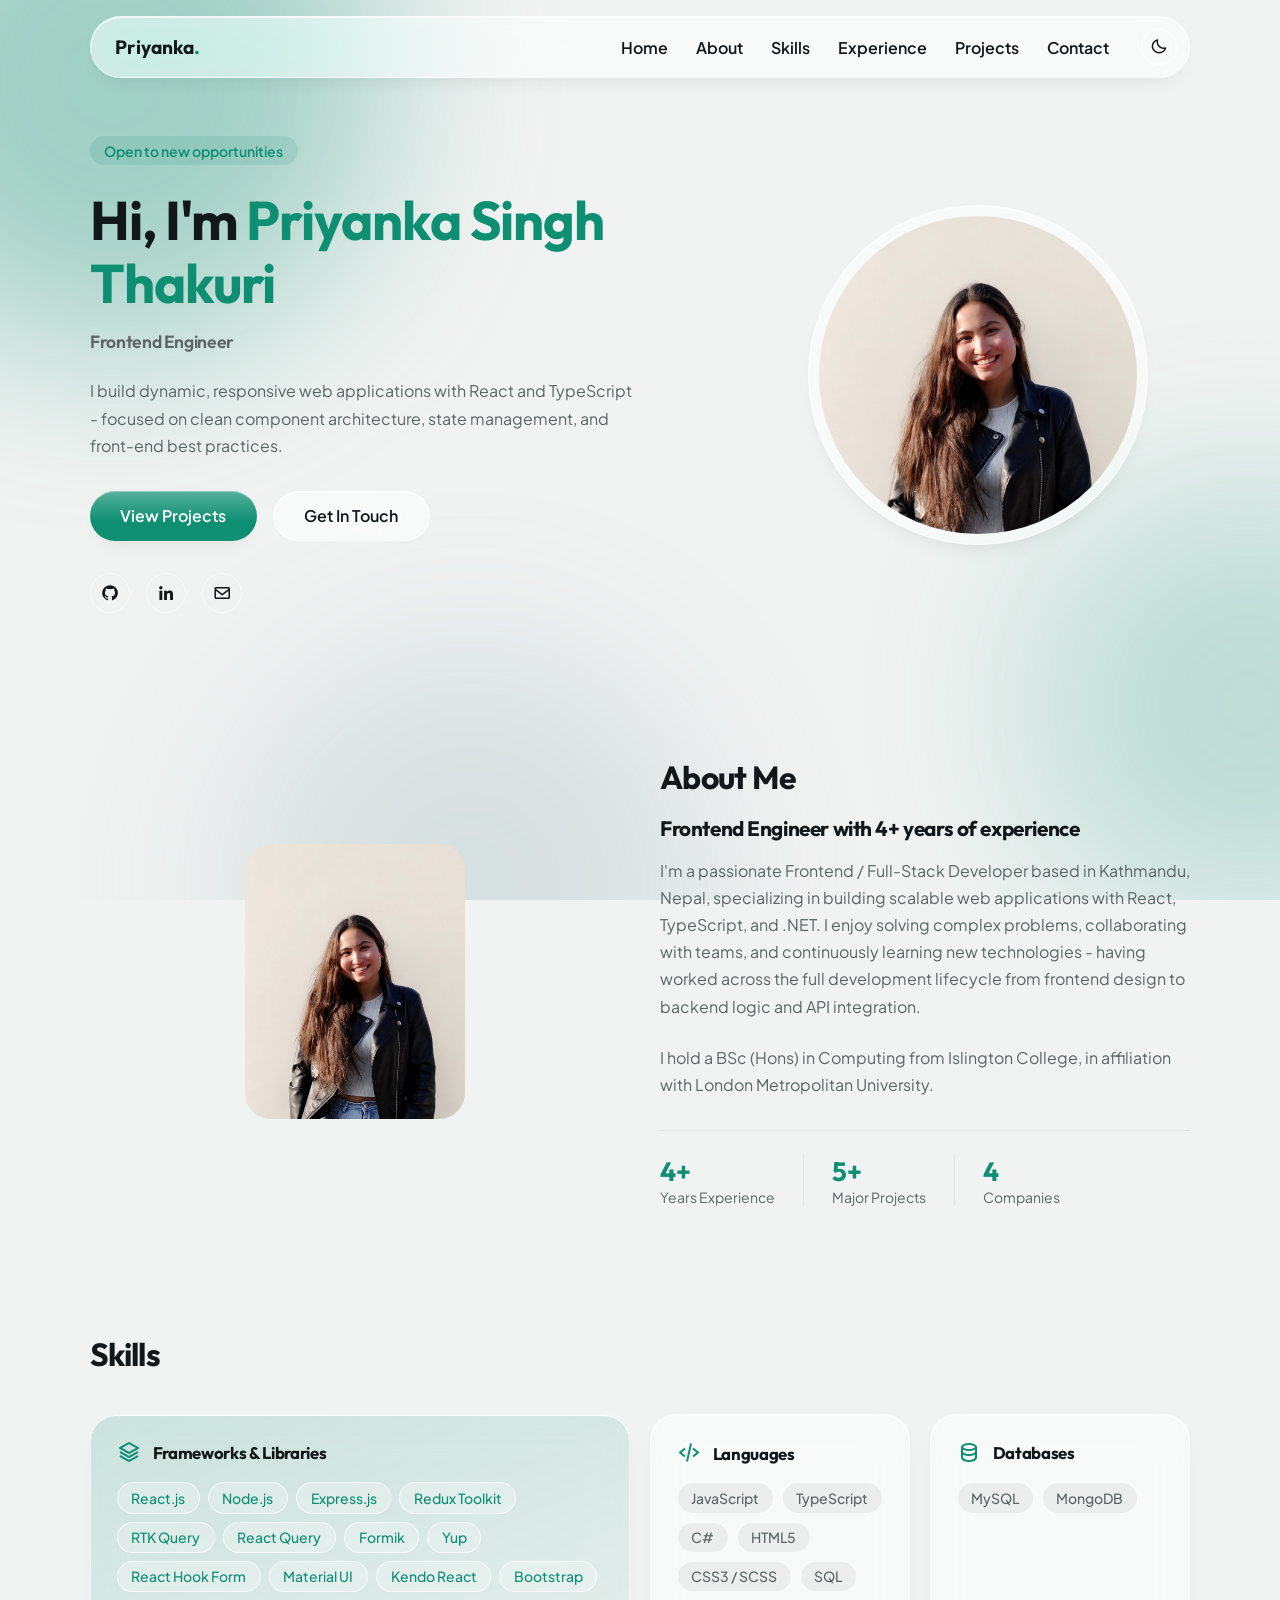
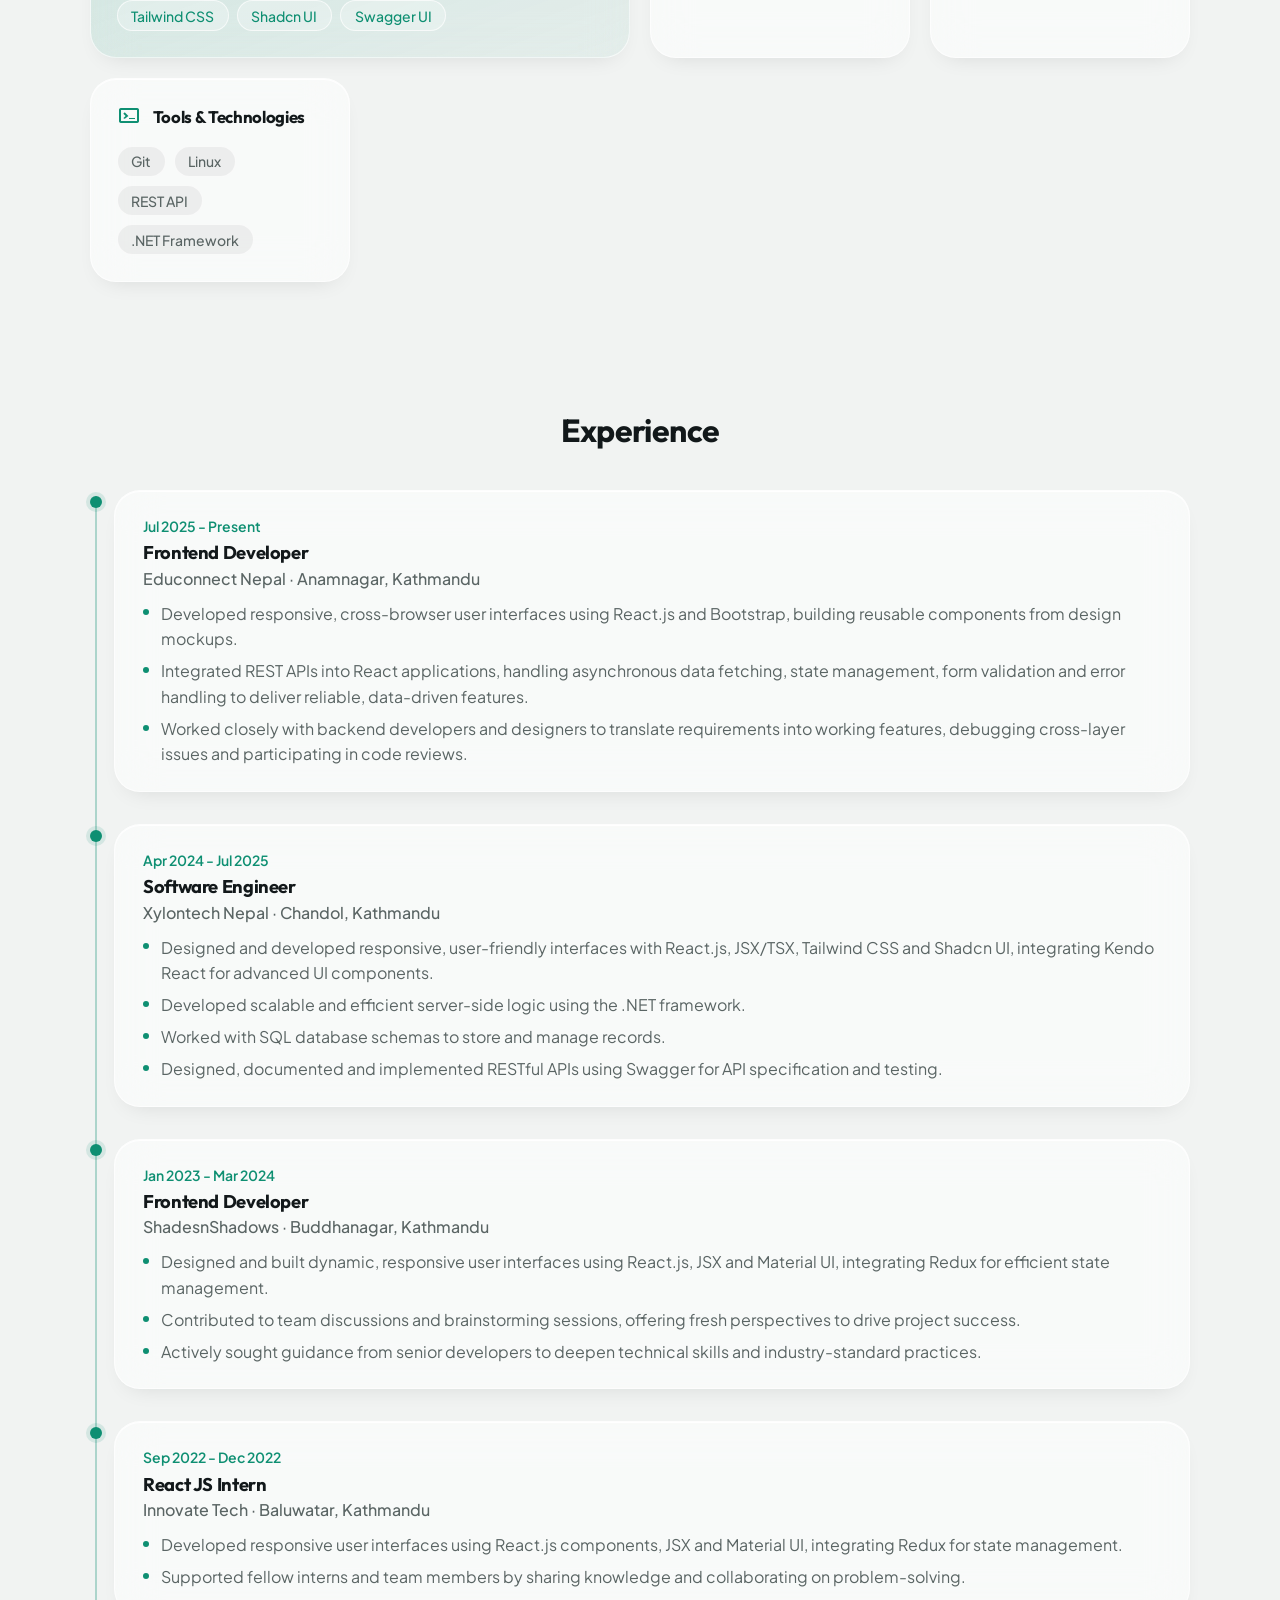
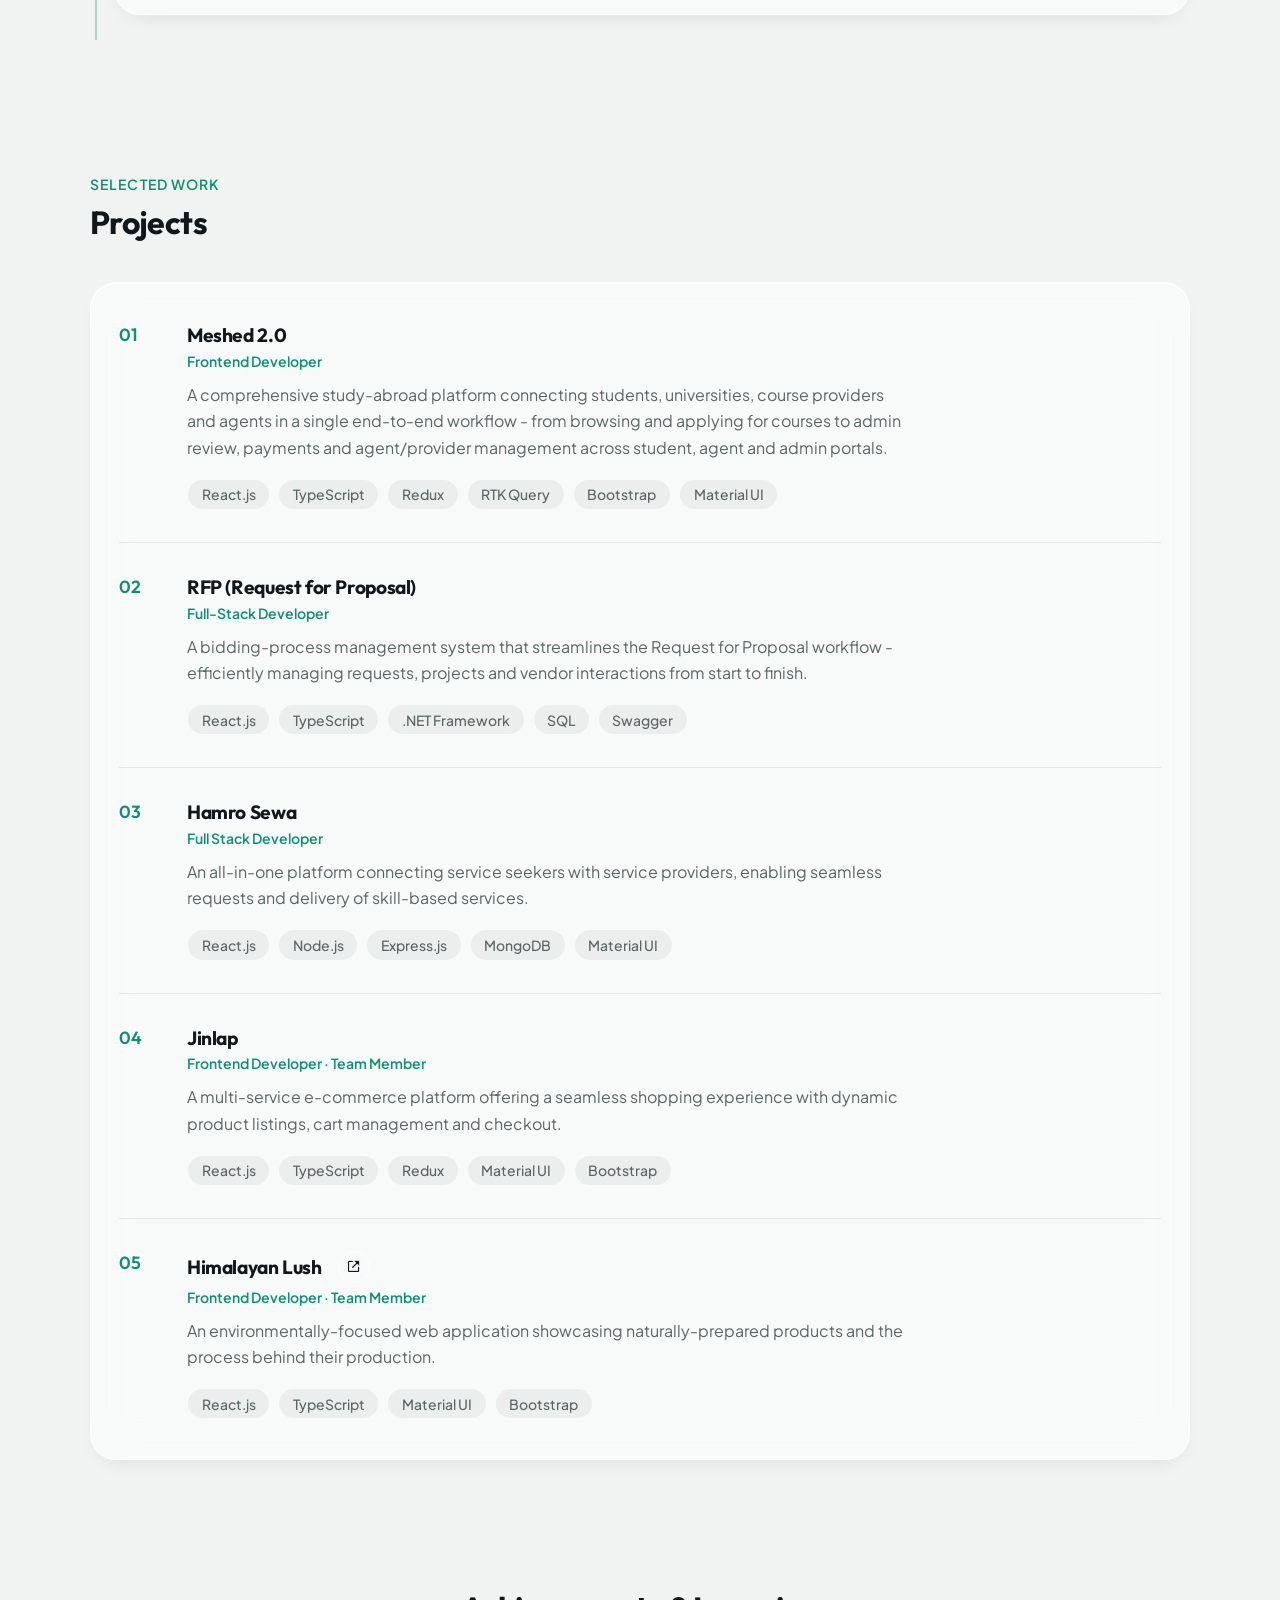
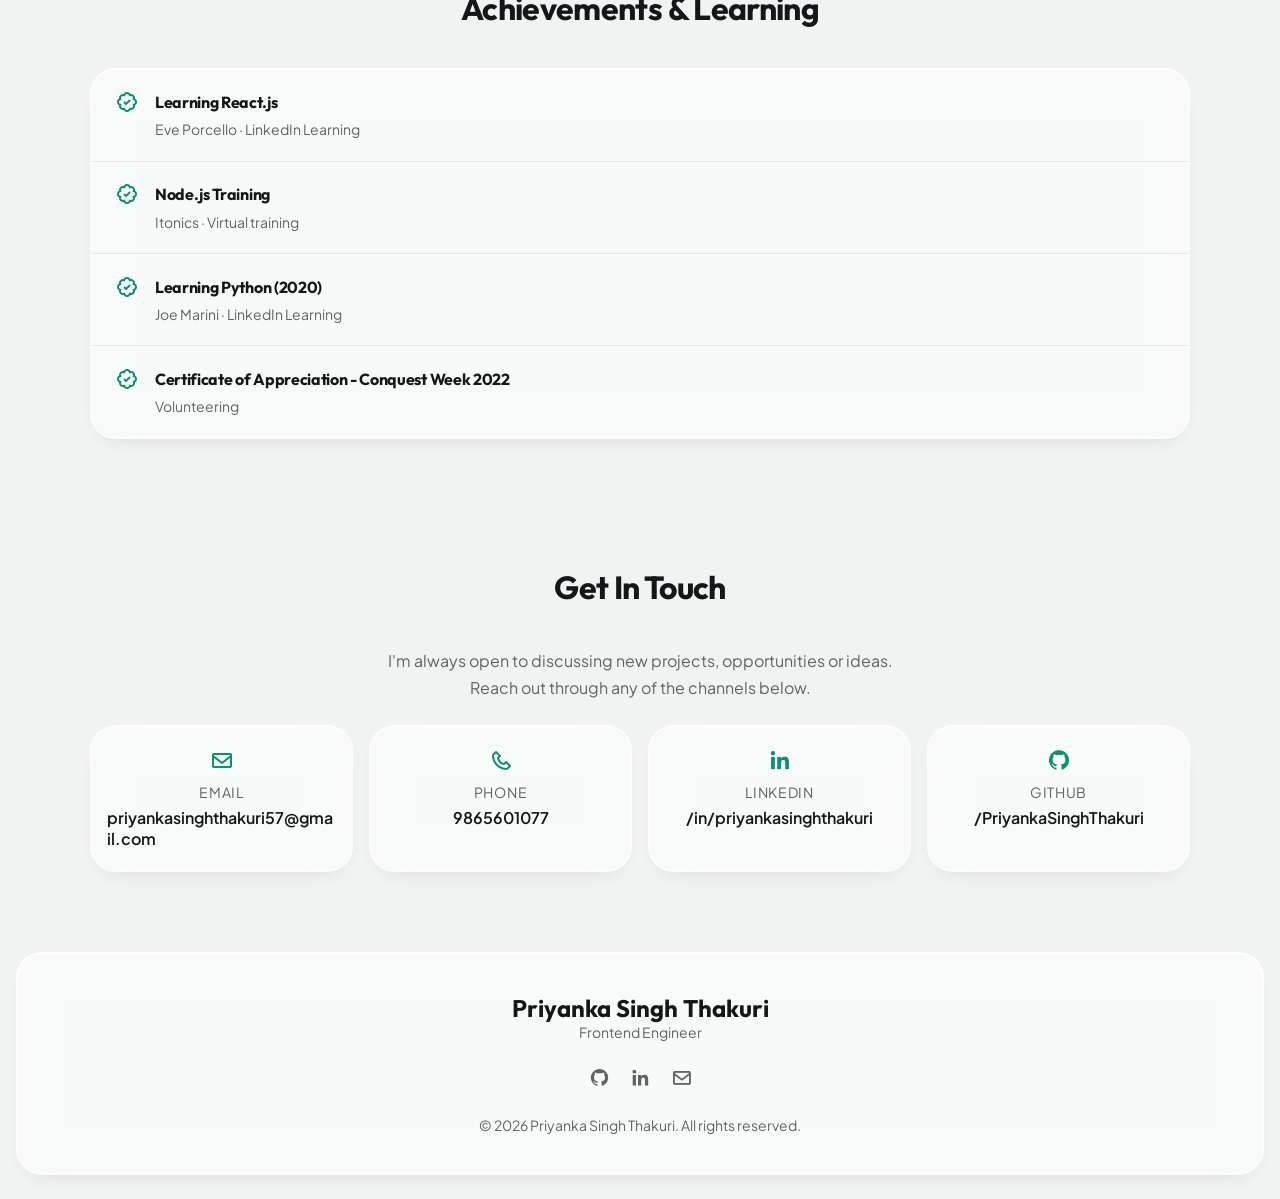
<file: index.html>
<!DOCTYPE html>
<html lang="en">
  <head>
    <meta charset="UTF-8" />
    <meta name="viewport" content="width=device-width, initial-scale=1.0" />
    <title>Priyanka Singh Thakuri | Frontend Engineer</title>
    <meta
      name="description"
      content="Priyanka Singh Thakuri is a Frontend Engineer specializing in React, TypeScript, and .NET. View projects, experience, and skills."
    />
    <meta
      name="keywords"
      content="Priyanka Singh Thakuri, Frontend Engineer, React Developer, Full Stack Developer, React Developer Nepal, TypeScript Developer, Web Developer Kathmandu"
    />
    <meta name="author" content="Priyanka Singh Thakuri" />
    <meta name="robots" content="index, follow" />
    <link rel="canonical" href="https://priyankasinghthakuri.com.np/" />
    <meta name="color-scheme" content="light dark" />

    <!-- =====OPEN GRAPH ===== -->
    <meta property="og:type" content="website" />
    <meta property="og:url" content="https://priyankasinghthakuri.com.np/" />
    <meta
      property="og:title"
      content="Priyanka Singh Thakuri | Frontend Engineer"
    />
    <meta
      property="og:description"
      content="Frontend Engineer specializing in React, TypeScript, and .NET."
    />
    <meta
      property="og:image"
      content="https://priyankasinghthakuri.com.np/images/profilepic.jpeg"
    />
    <meta property="og:site_name" content="Priyanka Singh Thakuri" />
    <meta property="og:locale" content="en_US" />

    <!-- =====TWITTER CARD ===== -->
    <meta name="twitter:card" content="summary_large_image" />
    <meta
      name="twitter:title"
      content="Priyanka Singh Thakuri | Frontend Engineer"
    />
    <meta
      name="twitter:description"
      content="Frontend Engineer specializing in React, TypeScript, and .NET."
    />
    <meta
      name="twitter:image"
      content="https://priyankasinghthakuri.com.np/images/profilepic.jpeg"
    />

    <link rel="preconnect" href="https://fonts.googleapis.com" />
    <link rel="preconnect" href="https://fonts.gstatic.com" crossorigin />
    <link
      href="https://fonts.googleapis.com/css2?family=Outfit:wght@600;700;800&family=Plus+Jakarta+Sans:wght@400;500;600;700&display=swap"
      rel="stylesheet"
    />

    <link rel="stylesheet" href="./css/style.css" />

    <!-- =====BOX ICONS===== -->
    <link
      href="https://unpkg.com/boxicons@2.1.4/css/boxicons.min.css"
      rel="stylesheet"
    />
    <link rel="icon" type="image" href="./images/profilepic.jpeg" />

    <!-- =====STRUCTURED DATA ===== -->
    <script type="application/ld+json">
      {
        "@context": "https://schema.org",
        "@type": "Person",
        "name": "Priyanka Singh Thakuri",
        "url": "https://priyankasinghthakuri.com.np/",
        "image": "https://priyankasinghthakuri.com.np/images/profilepic.jpeg",
        "jobTitle": "Frontend Engineer",
        "description": "Frontend Engineer specializing in React, TypeScript, and .NET.",
        "worksFor": {
          "@type": "Organization",
          "name": "Educonnect Nepal"
        },
        "alumniOf": {
          "@type": "CollegeOrUniversity",
          "name": "Islington College (London Metropolitan University)"
        },
        "sameAs": [
          "https://github.com/PriyankaSinghThakuri",
          "https://www.linkedin.com/in/priyankasinghthakuri"
        ]
      }
    </script>

    <script>
      (function () {
        var theme = localStorage.getItem("theme");
        if (!theme) {
          theme = window.matchMedia("(prefers-color-scheme: dark)").matches
            ? "dark"
            : "light";
        }
        document.documentElement.setAttribute("data-theme", theme);
      })();
    </script>
  </head>

  <body>
    <!--
      Liquid Glass is an Apple-platform-only material; this page approximates
      the look with backdrop-filter + layered borders/highlights in native CSS.
    -->
    <div class="bg-orbs" aria-hidden="true">
      <span></span><span></span><span></span>
    </div>

    <!--
      Follow cursor: a small dot glued to the pointer plus a lagging glass
      ring that trails behind it (spring-eased in JS). Only enabled on
      fine-pointer devices - see js/main.js and the (hover:hover) and
      (pointer:fine) guard in css/style.css.
    -->
    <div class="cursor-dot" aria-hidden="true"></div>
    <div class="cursor-ring" aria-hidden="true">
      <span class="cursor-lens-text"></span>
    </div>

    <!--===== HEADER =====-->
    <header class="l-header" id="header">
      <nav class="nav bd-grid">
        <a href="#home" class="nav__logo">Priyanka<span>.</span></a>

        <div class="nav__menu" id="nav-menu">
          <ul class="nav__list">
            <li class="nav__item">
              <a href="#home" class="nav__link active">Home</a>
            </li>
            <li class="nav__item">
              <a href="#about" class="nav__link">About</a>
            </li>
            <li class="nav__item">
              <a href="#skills" class="nav__link">Skills</a>
            </li>
            <li class="nav__item">
              <a href="#experience" class="nav__link">Experience</a>
            </li>
            <li class="nav__item">
              <a href="#projects" class="nav__link">Projects</a>
            </li>
            <li class="nav__item">
              <a href="#contact" class="nav__link">Contact</a>
            </li>
            <!-- <li class="nav__item">
              <a
                href="./images/Priyanka_Singh_Thakuri_Resume.pdf"
                class="nav__link"
                target="_blank"
                rel="noopener"
                >Resume</a
              >
            </li> -->
          </ul>
        </div>

        <div class="nav__actions">
          <button
            class="theme-toggle"
            id="theme-toggle"
            aria-label="Toggle dark mode"
            type="button"
          >
            <i class="bx bx-moon"></i>
          </button>
          <div class="nav__toggle nav__toggle-btn" id="nav-toggle">
            <i class="bx bx-menu"></i>
          </div>
        </div>
      </nav>
    </header>

    <main class="l-main">
      <!--===== HOME =====-->
      <section class="home bd-grid" id="home">
        <div class="home__data" data-reveal>
          <span class="home__badge">Open to new opportunities</span>
          <h1 class="home__title">
            Hi, I'm
            <span class="home__title-color">Priyanka Singh Thakuri</span>
          </h1>
          <h2 class="home__subtitle">Frontend Engineer</h2>
          <p class="home__text">
            I build dynamic, responsive web applications with React and
            TypeScript - focused on clean component architecture, state
            management, and front-end best practices.
          </p>

          <div class="home__buttons">
            <a href="#projects" class="button">View Projects</a>
            <a href="#contact" class="button button--ghost">Get In Touch</a>
          </div>

          <div class="home__social">
            <a
              href="https://github.com/PriyankaSinghThakuri"
              class="home__social-icon"
              target="_blank"
              rel="noopener"
              aria-label="GitHub"
              ><i class="bx bxl-github"></i
            ></a>
            <a
              href="https://www.linkedin.com/in/priyankasinghthakuri"
              class="home__social-icon"
              target="_blank"
              rel="noopener"
              aria-label="LinkedIn"
              ><i class="bx bxl-linkedin"></i
            ></a>
            <a
              href="mailto:priyankasinghthakuri57@gmail.com"
              target="_blank"
              rel="noopener"
              class="home__social-icon"
              aria-label="Email"
              ><i class="bx bx-envelope"></i
            ></a>
          </div>
        </div>

        <div class="home__img" data-reveal data-reveal-delay="1">
          <div class="home__img-ring">
            <img
              src="./images/profilepic.jpeg"
              alt="Priyanka Singh Thakuri, Frontend Engineer"
            />
          </div>
        </div>
      </section>

      <!--===== ABOUT =====-->
      <section class="about section" id="about">
        <div class="about__container bd-grid">
          <div class="about__img" data-reveal>
            <img src="./images/profilepic.jpeg" alt="Priyanka Singh Thakuri" />
          </div>

          <div data-reveal data-reveal-delay="1">
            <h2 class="section-title" style="margin-bottom: 1.1rem">
              About Me
            </h2>
            <h3 class="about__subtitle">
              Frontend Engineer with 4+ years of experience
            </h3>
            <p class="about__text">
              I'm a passionate Frontend / Full-Stack Developer based in
              Kathmandu, Nepal, specializing in building scalable web
              applications with React, TypeScript, and .NET. I enjoy solving
              complex problems, collaborating with teams, and continuously
              learning new technologies - having worked across the full
              development lifecycle from frontend design to backend logic and
              API integration.
            </p>
            <p class="about__text">
              I hold a BSc (Hons) in Computing from Islington College, in
              affiliation with London Metropolitan University.
            </p>

            <div class="about__stats">
              <div class="about__stat">
                <span class="about__stat-number">4+</span>
                <span class="about__stat-label">Years Experience</span>
              </div>
              <div class="about__stat">
                <span class="about__stat-number">5+</span>
                <span class="about__stat-label">Major Projects</span>
              </div>
              <div class="about__stat">
                <span class="about__stat-number">4</span>
                <span class="about__stat-label">Companies</span>
              </div>
            </div>
          </div>
        </div>
      </section>

      <!--===== SKILLS =====-->
      <section class="skills section" id="skills">
        <div class="section-head bd-grid">
          <h2 class="section-title">Skills</h2>
        </div>

        <div class="skills__container bd-grid">
          <div class="skills__card skills__card--wide" data-reveal>
            <div class="skills__card-head">
              <i class="bx bx-layer skills__card-icon"></i>
              <h3 class="skills__card-title">Frameworks &amp; Libraries</h3>
            </div>
            <div class="skills__tags">
              <span class="tag">React.js</span>
              <span class="tag">Node.js</span>
              <span class="tag">Express.js</span>
              <span class="tag">Redux Toolkit</span>
              <span class="tag">RTK Query</span>
              <span class="tag">React Query</span>
              <span class="tag">Formik</span>
              <span class="tag">Yup</span>
              <span class="tag">React Hook Form</span>
              <span class="tag">Material UI</span>
              <span class="tag">Kendo React</span>
              <span class="tag">Bootstrap</span>
              <span class="tag">Tailwind CSS</span>
              <span class="tag">Shadcn UI</span>
              <span class="tag">Swagger UI</span>
            </div>
          </div>

          <div class="skills__card" data-reveal data-reveal-delay="1">
            <div class="skills__card-head">
              <i class="bx bx-code-alt skills__card-icon"></i>
              <h3 class="skills__card-title">Languages</h3>
            </div>
            <div class="skills__tags">
              <span class="tag">JavaScript</span>
              <span class="tag">TypeScript</span>
              <span class="tag">C#</span>
              <span class="tag">HTML5</span>
              <span class="tag">CSS3 / SCSS</span>
              <span class="tag">SQL</span>
            </div>
          </div>

          <div class="skills__card" data-reveal>
            <div class="skills__card-head">
              <i class="bx bx-data skills__card-icon"></i>
              <h3 class="skills__card-title">Databases</h3>
            </div>
            <div class="skills__tags">
              <span class="tag">MySQL</span>
              <span class="tag">MongoDB</span>
            </div>
          </div>

          <div class="skills__card" data-reveal data-reveal-delay="1">
            <div class="skills__card-head">
              <i class="bx bx-terminal skills__card-icon"></i>
              <h3 class="skills__card-title">Tools &amp; Technologies</h3>
            </div>
            <div class="skills__tags">
              <span class="tag">Git</span>
              <span class="tag">Linux</span>
              <span class="tag">REST API</span>
              <span class="tag">.NET Framework</span>
            </div>
          </div>
        </div>
      </section>

      <!--===== EXPERIENCE =====-->
      <section class="experience section" id="experience">
        <div class="section-head section-head--center bd-grid">
          <h2 class="section-title">Experience</h2>
        </div>

        <div class="experience__container bd-grid">
          <div class="experience__item" data-reveal>
            <div class="experience__dot"></div>
            <div class="experience__card">
              <span class="experience__date">Jul 2025 - Present</span>
              <h3 class="experience__role">Frontend Developer</h3>
              <span class="experience__company"
                >Educonnect Nepal · Anamnagar, Kathmandu</span
              >
              <ul class="experience__list">
                <li>
                  Developed responsive, cross-browser user interfaces using
                  React.js and Bootstrap, building reusable components from
                  design mockups.
                </li>
                <li>
                  Integrated REST APIs into React applications, handling
                  asynchronous data fetching, state management, form validation
                  and error handling to deliver reliable, data-driven features.
                </li>
                <li>
                  Worked closely with backend developers and designers to
                  translate requirements into working features, debugging
                  cross-layer issues and participating in code reviews.
                </li>
              </ul>
            </div>
          </div>

          <div class="experience__item" data-reveal data-reveal-delay="1">
            <div class="experience__dot"></div>
            <div class="experience__card">
              <span class="experience__date">Apr 2024 - Jul 2025</span>
              <h3 class="experience__role">Software Engineer</h3>
              <span class="experience__company"
                >Xylontech Nepal · Chandol, Kathmandu</span
              >
              <ul class="experience__list">
                <li>
                  Designed and developed responsive, user-friendly interfaces
                  with React.js, JSX/TSX, Tailwind CSS and Shadcn UI,
                  integrating Kendo React for advanced UI components.
                </li>
                <li>
                  Developed scalable and efficient server-side logic using the
                  .NET framework.
                </li>
                <li>
                  Worked with SQL database schemas to store and manage records.
                </li>
                <li>
                  Designed, documented and implemented RESTful APIs using
                  Swagger for API specification and testing.
                </li>
              </ul>
            </div>
          </div>

          <div class="experience__item" data-reveal>
            <div class="experience__dot"></div>
            <div class="experience__card">
              <span class="experience__date">Jan 2023 - Mar 2024</span>
              <h3 class="experience__role">Frontend Developer</h3>
              <span class="experience__company"
                >ShadesnShadows · Buddhanagar, Kathmandu</span
              >
              <ul class="experience__list">
                <li>
                  Designed and built dynamic, responsive user interfaces using
                  React.js, JSX and Material UI, integrating Redux for efficient
                  state management.
                </li>
                <li>
                  Contributed to team discussions and brainstorming sessions,
                  offering fresh perspectives to drive project success.
                </li>
                <li>
                  Actively sought guidance from senior developers to deepen
                  technical skills and industry-standard practices.
                </li>
              </ul>
            </div>
          </div>

          <div class="experience__item" data-reveal data-reveal-delay="1">
            <div class="experience__dot"></div>
            <div class="experience__card">
              <span class="experience__date">Sep 2022 - Dec 2022</span>
              <h3 class="experience__role">React JS Intern</h3>
              <span class="experience__company"
                >Innovate Tech · Baluwatar, Kathmandu</span
              >
              <ul class="experience__list">
                <li>
                  Developed responsive user interfaces using React.js
                  components, JSX and Material UI, integrating Redux for state
                  management.
                </li>
                <li>
                  Supported fellow interns and team members by sharing knowledge
                  and collaborating on problem-solving.
                </li>
              </ul>
            </div>
          </div>
        </div>
      </section>

      <!--===== PROJECTS =====-->
      <section class="projects section" id="projects">
        <div class="section-head bd-grid">
          <span class="section-eyebrow">Selected work</span>
          <h2 class="section-title">Projects</h2>
        </div>

        <div class="projects__panel bd-grid">
          <div class="projects__list">
            <article class="project__row" data-reveal>
              <span class="project__index">01</span>
              <div class="project__body">
                <div class="project__head">
                  <h3 class="project__title">Meshed 2.0</h3>
                </div>
                <span class="project__role">Frontend Developer</span>
                <p class="project__text">
                  A comprehensive study-abroad platform connecting students,
                  universities, course providers and agents in a single
                  end-to-end workflow - from browsing and applying for courses
                  to admin review, payments and agent/provider management across
                  student, agent and admin portals.
                </p>
                <div class="project__tags">
                  <span class="tag">React.js</span>
                  <span class="tag">TypeScript</span>
                  <span class="tag">Redux</span>
                  <span class="tag">RTK Query</span>
                  <span class="tag">Bootstrap</span>
                  <span class="tag">Material UI</span>
                </div>
              </div>
            </article>

            <article class="project__row" data-reveal>
              <span class="project__index">02</span>
              <div class="project__body">
                <div class="project__head">
                  <h3 class="project__title">RFP (Request for Proposal)</h3>
                </div>
                <span class="project__role">Full-Stack Developer</span>
                <p class="project__text">
                  A bidding-process management system that streamlines the
                  Request for Proposal workflow - efficiently managing requests,
                  projects and vendor interactions from start to finish.
                </p>
                <div class="project__tags">
                  <span class="tag">React.js</span>
                  <span class="tag">TypeScript</span>
                  <span class="tag">.NET Framework</span>
                  <span class="tag">SQL</span>
                  <span class="tag">Swagger</span>
                </div>
              </div>
            </article>

            <article class="project__row" data-reveal>
              <span class="project__index">03</span>
              <div class="project__body">
                <div class="project__head">
                  <h3 class="project__title">Hamro Sewa</h3>
                </div>
                <span class="project__role">Full Stack Developer</span>
                <p class="project__text">
                  An all-in-one platform connecting service seekers with service
                  providers, enabling seamless requests and delivery of
                  skill-based services.
                </p>
                <div class="project__tags">
                  <span class="tag">React.js</span>
                  <span class="tag">Node.js</span>
                  <span class="tag">Express.js</span>
                  <span class="tag">MongoDB</span>
                  <span class="tag">Material UI</span>
                </div>
              </div>
            </article>

            <article class="project__row" data-reveal>
              <span class="project__index">04</span>
              <div class="project__body">
                <div class="project__head">
                  <h3 class="project__title">Jinlap</h3>
                </div>
                <span class="project__role"
                  >Frontend Developer · Team Member</span
                >
                <p class="project__text">
                  A multi-service e-commerce platform offering a seamless
                  shopping experience with dynamic product listings, cart
                  management and checkout.
                </p>
                <div class="project__tags">
                  <span class="tag">React.js</span>
                  <span class="tag">TypeScript</span>
                  <span class="tag">Redux</span>
                  <span class="tag">Material UI</span>
                  <span class="tag">Bootstrap</span>
                </div>
              </div>
            </article>

            <article class="project__row" data-reveal>
              <span class="project__index">05</span>
              <div class="project__body">
                <div class="project__head">
                  <h3 class="project__title">Himalayan Lush</h3>
                  <a
                    href="https://himalayanlush.com/"
                    target="_blank"
                    rel="noopener"
                    class="project__link"
                    aria-label="Visit himalayanlush.com"
                    ><i class="bx bx-link-external"></i
                  ></a>
                </div>
                <span class="project__role"
                  >Frontend Developer · Team Member</span
                >
                <p class="project__text">
                  An environmentally-focused web application showcasing
                  naturally-prepared products and the process behind their
                  production.
                </p>
                <div class="project__tags">
                  <span class="tag">React.js</span>
                  <span class="tag">TypeScript</span>
                  <span class="tag">Material UI</span>
                  <span class="tag">Bootstrap</span>
                </div>
              </div>
            </article>
          </div>
        </div>
      </section>

      <!--===== CERTIFICATIONS =====-->
      <section class="certifications section" id="certifications">
        <div class="section-head section-head--center bd-grid">
          <h2 class="section-title">Achievements &amp; Learning</h2>
        </div>

        <div class="certifications__list bd-grid" data-reveal>
          <div class="cert__row">
            <i class="bx bx-badge-check cert__icon"></i>
            <div>
              <h3 class="cert__title">Learning React.js</h3>
              <span class="cert__meta">Eve Porcello · LinkedIn Learning</span>
            </div>
          </div>
          <div class="cert__row">
            <i class="bx bx-badge-check cert__icon"></i>
            <div>
              <h3 class="cert__title">Node.js Training</h3>
              <span class="cert__meta">Itonics · Virtual training</span>
            </div>
          </div>
          <div class="cert__row">
            <i class="bx bx-badge-check cert__icon"></i>
            <div>
              <h3 class="cert__title">Learning Python (2020)</h3>
              <span class="cert__meta">Joe Marini · LinkedIn Learning</span>
            </div>
          </div>
          <div class="cert__row">
            <i class="bx bx-badge-check cert__icon"></i>
            <div>
              <h3 class="cert__title">
                Certificate of Appreciation - Conquest Week 2022
              </h3>
              <span class="cert__meta">Volunteering</span>
            </div>
          </div>
        </div>
      </section>

      <!--===== CONTACT =====-->
      <section class="contact section" id="contact">
        <div class="section-head section-head--center bd-grid">
          <h2 class="section-title">Get In Touch</h2>
        </div>

        <div class="contact__container bd-grid" data-reveal>
          <p class="contact__text">
            I'm always open to discussing new projects, opportunities or ideas.
            Reach out through any of the channels below.
          </p>

          <div class="contact__grid">
            <a
              href="mailto:priyankasinghthakuri57@gmail.com"
              target="_blank"
              rel="noopener"
              class="contact__card"
            >
              <i class="bx bx-envelope contact__icon"></i>
              <span class="contact__label">Email</span>
              <span class="contact__value"
                >priyankasinghthakuri57@gmail.com</span
              >
            </a>
            <a href="tel:+9779865601077" class="contact__card">
              <i class="bx bx-phone contact__icon"></i>
              <span class="contact__label">Phone</span>
              <span class="contact__value">9865601077</span>
            </a>
            <a
              href="https://www.linkedin.com/in/priyankasinghthakuri"
              target="_blank"
              rel="noopener"
              class="contact__card"
            >
              <i class="bx bxl-linkedin contact__icon"></i>
              <span class="contact__label">LinkedIn</span>
              <span class="contact__value">/in/priyankasinghthakuri</span>
            </a>
            <a
              href="https://github.com/PriyankaSinghThakuri"
              target="_blank"
              rel="noopener"
              class="contact__card"
            >
              <i class="bx bxl-github contact__icon"></i>
              <span class="contact__label">GitHub</span>
              <span class="contact__value">/PriyankaSinghThakuri</span>
            </a>
          </div>
        </div>
      </section>

      <!--===== FOOTER =====-->
      <footer class="footer">
        <p class="footer__title">Priyanka Singh Thakuri</p>
        <p class="footer__tagline">Frontend Engineer</p>
        <div class="footer__social">
          <a
            href="https://github.com/PriyankaSinghThakuri"
            class="footer__icon"
            target="_blank"
            rel="noopener"
            aria-label="GitHub"
            ><i class="bx bxl-github"></i
          ></a>
          <a
            href="https://www.linkedin.com/in/priyankasinghthakuri"
            class="footer__icon"
            target="_blank"
            rel="noopener"
            aria-label="LinkedIn"
            ><i class="bx bxl-linkedin"></i
          ></a>
          <a
            href="mailto:priyankasinghthakuri57@gmail.com"
            target="_blank"
            rel="noopener"
            class="footer__icon"
            aria-label="Email"
            ><i class="bx bx-envelope"></i
          ></a>
        </div>
        <p class="footer__copy">
          &#169; <span id="year"></span> Priyanka Singh Thakuri. All rights
          reserved.
        </p>
      </footer>
    </main>

    <!--===== MAIN JS =====-->
    <script src="./js/main.js"></script>
  </body>
</html>
</file>
<file: css/style.css>
/*
  LIQUID GLASS - CSS approximation.
  Apple's official Liquid Glass material renders only on Apple platforms;
  there is no shippable web equivalent. Everything below (backdrop-filter,
  layered borders, specular highlight, solid-fill fallback) is a native-CSS
  approximation of the look, not the real material.
*/

/*===== VARIABLES CSS =====*/
:root {
  --header-height: 5.5rem;
  --font-semi: 600;

  --heading-font: 'Outfit', 'Segoe UI', sans-serif;
  --body-font: 'Plus Jakarta Sans', 'Segoe UI', sans-serif;

  --big-font-size: 2.5rem;
  --h2-font-size: 1.6rem;
  --normal-font-size: .95rem;
  --smaller-font-size: .8rem;

  --mb-1: .5rem;
  --mb-2: 1rem;
  --mb-3: 1.5rem;
  --mb-4: 2rem;
  --mb-5: 2.5rem;
  --mb-6: 3rem;

  --z-back: -10;
  --z-fixed: 100;

  /* one shape language for the whole page: generous soft panels + full pills */
  --radius: 26px;
  --radius-sm: 18px;
  --radius-pill: 999px;

  /*=== Single locked palette - light (emerald / cold neutral) ===*/
  --bg: #f1f3f2;
  --surface: #ffffff;
  --text: #12181a;
  --text-muted: #5a6564;
  --border: #e2e7e5;
  --accent: #0e8f72;
  --accent-rgb: 14, 143, 114;
  --accent-soft: rgba(14, 143, 114, .12);
  --on-accent: #ffffff;
  --shadow: 0 24px 48px -24px rgba(10, 20, 18, .18);
  --shadow-sm: 0 10px 24px -14px rgba(10, 20, 18, .14);

  /* glass surface tokens (solid fallback lives in --surface/--border above) */
  --glass-bg: rgba(255, 255, 255, .55);
  --glass-bg-strong: rgba(255, 255, 255, .72);
  --glass-border: rgba(255, 255, 255, .65);
  --glass-highlight: rgba(255, 255, 255, .9);
  --glass-blur: blur(22px) saturate(180%);
}

:root[data-theme="dark"] {
  --bg: #090c0b;
  --surface: #131a18;
  --text: #eef2f1;
  --text-muted: #93a09d;
  --border: #223330;
  --accent: #34d1a4;
  --accent-rgb: 52, 209, 164;
  --accent-soft: rgba(52, 209, 164, .18);
  --on-accent: #06231a;
  --shadow: 0 24px 48px -24px rgba(0, 0, 0, .7);
  --shadow-sm: 0 10px 24px -14px rgba(0, 0, 0, .6);

  --glass-bg: rgba(22, 30, 28, .5);
  --glass-bg-strong: rgba(22, 30, 28, .68);
  --glass-border: rgba(255, 255, 255, .09);
  --glass-highlight: rgba(255, 255, 255, .08);
}

@media screen and (min-width: 968px) {
  :root {
    --big-font-size: 3.4rem;
    --h2-font-size: 2rem;
    --normal-font-size: 1rem;
    --smaller-font-size: .875rem;
  }
}

/*===== BASE =====*/
*, ::before, ::after {
  box-sizing: border-box;
}

html {
  scroll-behavior: smooth;
}

body {
  position: relative;
  margin: 0;
  padding-top: var(--header-height);
  font-family: var(--body-font);
  font-size: var(--normal-font-size);
  color: var(--text);
  background-color: var(--bg);
  transition: background-color .3s, color .3s;
  overflow-x: hidden;
}

h1, h2, h3, p {
  margin: 0;
}

h1, h2, h3 {
  font-family: var(--heading-font);
  letter-spacing: -.02em;
}

ul {
  margin: 0;
  padding: 0;
  list-style: none;
}

a {
  text-decoration: none;
  color: inherit;
}

img {
  max-width: 100%;
  height: auto;
  display: block;
}

::selection {
  background-color: var(--accent-soft);
  color: var(--accent);
}

/*===== AMBIENT BACKGROUND (the "glass" needs something colorful to refract) =====*/
.bg-orbs {
  position: fixed;
  inset: 0;
  z-index: var(--z-back);
  overflow: hidden;
  pointer-events: none;
}

.bg-orbs span {
  position: absolute;
  border-radius: 50%;
  filter: blur(90px);
  opacity: .35;
  background: var(--accent);
  will-change: transform;
}

.bg-orbs span:nth-child(1) {
  width: 34rem;
  height: 34rem;
  top: -12rem;
  left: -10rem;
  animation: orbDrift 24s ease-in-out infinite;
}

.bg-orbs span:nth-child(2) {
  width: 28rem;
  height: 28rem;
  top: 30rem;
  right: -12rem;
  opacity: .22;
  animation: orbDrift 28s ease-in-out infinite reverse;
}

.bg-orbs span:nth-child(3) {
  width: 30rem;
  height: 30rem;
  bottom: -14rem;
  left: 18%;
  background: #4d7c85;
  opacity: .16;
  animation: orbDrift 32s ease-in-out infinite;
}

:root[data-theme="dark"] .bg-orbs span {
  opacity: .32;
}

:root[data-theme="dark"] .bg-orbs span:nth-child(2) {
  opacity: .22;
}

:root[data-theme="dark"] .bg-orbs span:nth-child(3) {
  opacity: .2;
}

@keyframes orbDrift {
  0%, 100% { transform: translate(0, 0) scale(1); }
  50% { transform: translate(50px, -40px) scale(1.06); }
}

@media (prefers-reduced-motion: reduce) {
  .bg-orbs span {
    animation: none !important;
  }
}

/*===== FOLLOW CURSOR (fine-pointer devices only) =====*/
.cursor-dot,
.cursor-ring {
  position: fixed;
  top: 0;
  left: 0;
  z-index: 999;
  /* var(--radius-pill) reads as a perfect circle while width == height,
     and morphs into a pill once .is-lens grows the width to fit text. */
  border-radius: var(--radius-pill);
  pointer-events: none;
  transform: translate3d(-50%, -50%, 0);
  opacity: 0;
  transition: opacity .3s;
}

.cursor-dot {
  width: 7px;
  height: 7px;
  background-color: var(--accent);
}

.cursor-ring {
  display: flex;
  align-items: center;
  justify-content: center;
  width: 34px;
  height: 34px;
  border: 1.5px solid var(--glass-border);
  background-color: var(--glass-bg);
  -webkit-backdrop-filter: var(--glass-blur);
  backdrop-filter: var(--glass-blur);
  transition: opacity .3s, width .25s, height .25s, padding .25s, background-color .25s, border-color .25s;
}

.cursor-ring.is-hover {
  width: 58px;
  height: 58px;
  border-color: var(--accent);
  background-color: var(--accent-soft);
}

.cursor-ring.is-down {
  width: 26px;
  height: 26px;
}

/* Magnifying-lens mode: the ring drops its fixed size, grows into a glass
   pill sized to the hovered word, and shows that word blown up inside it -
   the "lens" reveals the text rather than just tracking it. */
.cursor-ring.is-lens {
  width: auto;
  height: 46px;
  min-width: 46px;
  padding: 0 1.1rem;
  border-color: var(--accent);
  background-color: var(--glass-bg-strong);
}

.cursor-lens-text {
  display: block;
  max-width: min(60vw, 320px);
  overflow: hidden;
  text-overflow: ellipsis;
  white-space: nowrap;
  font-family: var(--heading-font);
  font-weight: 700;
  font-size: 1.05rem;
  color: var(--accent);
  opacity: 0;
  transform: scale(.7);
  transition: opacity .18s, transform .18s;
}

.cursor-ring.is-lens .cursor-lens-text {
  opacity: 1;
  transform: scale(1);
}

/* Only swap in the custom cursor where a precise pointer exists; touch
   devices keep their native behaviour untouched. */
@media (hover: hover) and (pointer: fine) {
  /* !important: several components (.button, .theme-toggle, .nav__toggle)
     set their own explicit `cursor: pointer`, which otherwise beats the
     inherited value from body regardless of selector specificity. */
  body.has-follow-cursor,
  body.has-follow-cursor * {
    cursor: none !important;
  }

  body.has-follow-cursor.cursor-visible .cursor-dot,
  body.has-follow-cursor.cursor-visible .cursor-ring {
    opacity: 1;
  }
}

@media (prefers-reduced-motion: reduce) {
  .cursor-dot,
  .cursor-ring {
    display: none;
  }
}

/*===== GLASS PANEL (shared look for every floating surface) =====*/
/* Base rule: solid, opaque fallback for browsers/users without backdrop-filter support. */
.glass,
.l-header,
.skills__card,
.experience__card,
.certifications__list,
.contact__card,
.projects__panel,
.home__img-ring,
.footer {
  background: var(--surface);
  border: 1px solid var(--border);
}

/* Progressive enhancement: real glass where backdrop-filter is supported. */
@supports ((backdrop-filter: blur(1px)) or (-webkit-backdrop-filter: blur(1px))) {
  .glass,
  .l-header,
  .skills__card,
  .experience__card,
  .certifications__list,
  .contact__card,
  .projects__panel,
  .home__img-ring,
  .footer {
    background: var(--glass-bg);
    -webkit-backdrop-filter: var(--glass-blur);
    backdrop-filter: var(--glass-blur);
    border-color: var(--glass-border);
    box-shadow: var(--shadow-sm), inset 0 1px 0 var(--glass-highlight);
  }
}

@media (prefers-reduced-transparency: reduce) {
  .glass,
  .l-header,
  .skills__card,
  .experience__card,
  .certifications__list,
  .contact__card,
  .projects__panel,
  .home__img-ring,
  .footer {
    background: var(--surface) !important;
    -webkit-backdrop-filter: none !important;
    backdrop-filter: none !important;
    box-shadow: var(--shadow-sm) !important;
  }
  .bg-orbs {
    display: none;
  }
}

/*
  .nav__menu is transparent by default - on desktop it sits flush inside
  the header's own glass pill, so it must not carry a second glass layer
  (that stacked translucency is what reads as a "white box" behind the
  nav links). It only becomes its own glass panel once it detaches into
  the mobile dropdown, scoped below.
*/
.nav__menu {
  background: transparent;
  border: none;
}

/*===== REVEAL ANIMATION =====*/
[data-reveal] {
  opacity: 0;
  transform: translateY(20px);
  transition: opacity .6s ease, transform .6s ease;
}

[data-reveal].is-visible {
  opacity: 1;
  transform: translateY(0);
}

[data-reveal-delay="1"] {
  transition-delay: .12s;
}

[data-reveal-delay="2"] {
  transition-delay: .24s;
}

@media (prefers-reduced-motion: reduce) {
  html {
    scroll-behavior: auto;
  }
  [data-reveal] {
    opacity: 1;
    transform: none;
    transition: none;
  }
  .home__img-ring,
  .button,
  .theme-toggle,
  .home__social-icon,
  .project__row,
  .cert__row,
  .nav__link,
  .nav__logo,
  .tag,
  .project__title {
    animation: none !important;
    transition: none !important;
  }
}

/*===== SECTION HEADERS =====*/
.section-head {
  max-width: 1100px;
  margin: 0 auto var(--mb-5);
}

.section-title {
  font-size: var(--h2-font-size);
  font-weight: 700;
  color: var(--text);
  margin-bottom: 0;
}

.section-head--center {
  text-align: center;
}

.section-eyebrow {
  display: block;
  color: var(--accent);
  font-weight: var(--font-semi);
  font-size: var(--smaller-font-size);
  letter-spacing: .08em;
  text-transform: uppercase;
  margin-bottom: .6rem;
}

.section {
  position: relative;
  padding-top: 4rem;
  padding-bottom: 2rem;
}

/*===== LAYOUT =====*/
.bd-grid {
  max-width: 1100px;
  display: grid;
  margin-left: var(--mb-2);
  margin-right: var(--mb-2);
}

/*===== HEADER: floating glass capsule, not a full-width bar =====*/
.l-header {
  position: fixed;
  top: 1rem;
  left: 50%;
  transform: translateX(-50%);
  width: calc(100% - 2rem);
  max-width: 1100px;
  z-index: var(--z-fixed);
  border-radius: var(--radius-pill);
  transition: box-shadow .3s;
}

.l-header--scrolled {
  box-shadow: var(--shadow), inset 0 1px 0 var(--glass-highlight) !important;
}

/*===== NAV =====*/
.nav {
  height: 3.75rem;
  display: flex;
  align-items: center;
  gap: 2rem;
  font-weight: var(--font-semi);
  padding: 0 .75rem 0 1.5rem;
}

.nav__logo {
  display: inline-block;
  font-family: var(--heading-font);
  font-size: 1.2rem;
  font-weight: 700;
  color: var(--text);
  transition: transform .2s;
}

.nav__logo:hover {
  transform: scale(1.08);
}

.nav__logo span {
  color: var(--accent);
}

.nav__actions {
  display: flex;
  align-items: center;
  gap: .6rem;
  margin-left: auto;
}

@media screen and (max-width: 767px) {
  .nav__menu {
    position: fixed;
    top: calc(1rem + 3.75rem + .75rem);
    right: 1rem;
    width: 75%;
    max-width: 300px;
    max-height: calc(100vh - 1rem - 3.75rem - 1.5rem);
    overflow-y: auto;
    padding: 1.5rem;
    border-radius: var(--radius);
    opacity: 0;
    visibility: hidden;
    transform: translateY(-8px);
    transition: opacity .25s ease, transform .25s ease, visibility .25s;
    background: var(--surface);
    border: 1px solid var(--border);
  }

  @supports ((backdrop-filter: blur(1px)) or (-webkit-backdrop-filter: blur(1px))) {
    .nav__menu {
      background: var(--glass-bg-strong);
      -webkit-backdrop-filter: var(--glass-blur);
      backdrop-filter: var(--glass-blur);
      border-color: var(--glass-border);
      box-shadow: var(--shadow), inset 0 1px 0 var(--glass-highlight);
    }
  }

  @media (prefers-reduced-transparency: reduce) {
    .nav__menu {
      background: var(--surface) !important;
      -webkit-backdrop-filter: none !important;
      backdrop-filter: none !important;
      box-shadow: var(--shadow) !important;
    }
  }
}

.nav__item {
  margin-bottom: var(--mb-4);
}

.nav__link {
  position: relative;
  display: inline-block;
  color: var(--text);
  transition: color .2s, transform .2s;
}

.nav__link:hover {
  color: var(--accent);
  transform: scale(1.1);
}

.active {
  color: var(--accent);
}

.show {
  opacity: 1;
  visibility: visible;
  transform: translateY(0);
}

.theme-toggle,
.nav__toggle-btn {
  display: flex;
  align-items: center;
  justify-content: center;
  width: 2.25rem;
  height: 2.25rem;
  border-radius: var(--radius-pill);
  border: 1px solid var(--glass-border);
  background: transparent;
  color: var(--text);
  font-size: 1.1rem;
  cursor: pointer;
  transition: background-color .2s, color .2s, transform .15s;
}

.theme-toggle:hover {
  background-color: var(--accent-soft);
  color: var(--accent);
}

.theme-toggle:active {
  transform: scale(.94);
}

.nav__toggle {
  color: var(--text);
  font-size: 1.5rem;
  cursor: pointer;
  display: flex;
}

/*===== HOME =====*/
.home {
  position: relative;
  gap: 2.5rem;
  padding: 2rem 0 3rem;
  align-items: center;
}

.home__badge {
  display: inline-block;
  padding: .35rem .9rem;
  border-radius: var(--radius-pill);
  background-color: var(--accent-soft);
  color: var(--accent);
  font-size: var(--smaller-font-size);
  font-weight: var(--font-semi);
  margin-bottom: var(--mb-3);
}

.home__title {
  font-size: var(--big-font-size);
  font-weight: 700;
  line-height: 1.15;
  margin-bottom: var(--mb-2);
}

.home__title-color {
  color: var(--accent);
}

.home__subtitle {
  font-size: 1.1rem;
  font-weight: var(--font-semi);
  color: var(--text-muted);
  margin-bottom: var(--mb-3);
}

.home__text {
  color: var(--text-muted);
  max-width: 34rem;
  line-height: 1.7;
  margin-bottom: var(--mb-4);
}

.home__buttons {
  display: flex;
  flex-wrap: wrap;
  gap: 1rem;
  margin-bottom: var(--mb-4);
}

.home__social {
  display: flex;
  gap: 1rem;
}

.home__social-icon {
  display: flex;
  align-items: center;
  justify-content: center;
  width: 2.5rem;
  height: 2.5rem;
  border-radius: var(--radius-pill);
  border: 1px solid var(--glass-border);
  font-size: 1.15rem;
  color: var(--text);
  transition: color .2s, background-color .2s, border-color .2s, transform .2s;
}

.home__social-icon:hover {
  color: var(--on-accent);
  background-color: var(--accent);
  border-color: var(--accent);
  transform: translateY(-3px);
}

.home__img {
  justify-self: center;
}

.home__img-ring {
  position: relative;
  width: 240px;
  height: 240px;
  padding: 10px;
  border-radius: 50%;
  animation: float 6s ease-in-out infinite;
}

.home__img-ring img {
  width: 100%;
  height: 100%;
  border-radius: 50%;
  object-fit: cover;
  /* source photo is a tall full-length portrait - bias the crop toward
     the top so the circle frames the face instead of the torso. */
  object-position: center 36%;
}

@keyframes float {
  0%, 100% { transform: translateY(0); }
  50% { transform: translateY(-10px); }
}

/*BUTTONS*/
.button {
  position: relative;
  display: inline-flex;
  align-items: center;
  overflow: hidden;
  white-space: nowrap;
  background-color: var(--accent);
  color: var(--on-accent);
  padding: .85rem 1.9rem;
  font-family: var(--body-font);
  font-weight: var(--font-semi);
  border-radius: var(--radius-pill);
  box-shadow: var(--shadow-sm), inset 0 1px 0 rgba(255, 255, 255, .35);
  transition: transform .2s, box-shadow .2s;
  border: none;
  cursor: pointer;
}

.button::after {
  content: '';
  position: absolute;
  inset: 0;
  background: linear-gradient(180deg, rgba(255, 255, 255, .3), rgba(255, 255, 255, 0) 60%);
  pointer-events: none;
}

.button:hover {
  box-shadow: 0 16px 32px -14px rgba(var(--accent-rgb), .45);
  transform: translateY(-2px);
}

.button:active {
  transform: translateY(0) scale(.98);
}

.button--ghost {
  background: var(--glass-bg);
  color: var(--text);
  border: 1px solid var(--glass-border);
  -webkit-backdrop-filter: var(--glass-blur);
  backdrop-filter: var(--glass-blur);
  box-shadow: inset 0 1px 0 var(--glass-highlight);
}

.button--ghost::after {
  display: none;
}

.button--ghost:hover {
  border-color: var(--accent);
  color: var(--accent);
  box-shadow: inset 0 1px 0 var(--glass-highlight);
}

/* ===== ABOUT =====*/
.about__container {
  gap: 2.5rem;
}

.about__subtitle {
  font-size: 1.3rem;
  font-weight: 700;
  margin-bottom: var(--mb-2);
}

.about__text {
  color: var(--text-muted);
  line-height: 1.7;
  margin-bottom: var(--mb-3);
}

.about__img {
  /* Below 576px the about grid is single-column, so this would stack
     directly under the hero photo a few hundred px above it - the same
     face twice in a row with barely any text between. Only show it once
     there's room for the proper side-by-side layout. */
  display: none;
  justify-self: center;
  padding: 10px;
  border-radius: calc(var(--radius) + 10px);
}

.about__img img {
  width: 220px;
  /* source photo is a tall full-length portrait - crop it to a portrait
     card instead of stretching the About layout to its full ~476px height. */
  aspect-ratio: 4 / 5;
  object-fit: cover;
  object-position: center 34%;
  border-radius: var(--radius);
}

.about__stats {
  display: flex;
  gap: 1.75rem;
  margin-top: var(--mb-4);
  padding-top: var(--mb-3);
  border-top: 1px solid var(--border);
}

.about__stat {
  display: flex;
  flex-direction: column;
  padding-right: 1.75rem;
  border-right: 1px solid var(--border);
}

.about__stat:last-child {
  border-right: none;
  padding-right: 0;
}

.about__stat-number {
  font-size: 1.65rem;
  font-weight: 700;
  font-family: var(--heading-font);
  color: var(--accent);
}

.about__stat-label {
  font-size: var(--smaller-font-size);
  color: var(--text-muted);
}

/* ===== SKILLS (asymmetric bento of glass tiles) =====*/
.skills__container {
  gap: 1.25rem;
  grid-template-columns: 1fr;
}

.skills__card {
  padding: 1.6rem;
  border-radius: var(--radius);
  transition: transform .25s, box-shadow .25s;
}

.skills__card:hover {
  transform: translateY(-4px);
}

.skills__card--wide {
  background: linear-gradient(160deg, rgba(var(--accent-rgb), .16), rgba(var(--accent-rgb), .05));
}

.skills__card-head {
  display: flex;
  align-items: center;
  gap: .75rem;
  margin-bottom: 1.1rem;
}

.skills__card-icon {
  font-size: 1.5rem;
  color: var(--accent);
}

.skills__card-title {
  font-size: 1.05rem;
  font-weight: 700;
}

.skills__tags {
  display: flex;
  flex-wrap: wrap;
  gap: .5rem;
}

.tag {
  display: inline-block;
  padding: .35rem .85rem;
  border-radius: var(--radius-pill);
  background-color: rgba(127, 127, 127, .1);
  border: 1px solid var(--glass-border);
  color: var(--text-muted);
  font-size: var(--smaller-font-size);
  font-weight: 500;
  transition: transform .2s, color .2s, border-color .2s;
}

.tag:hover {
  transform: scale(1.1);
  color: var(--accent);
  border-color: var(--accent);
}

.skills__card--wide .tag {
  background-color: rgba(255, 255, 255, .25);
  color: var(--accent);
}

:root[data-theme="dark"] .skills__card--wide .tag {
  background-color: rgba(0, 0, 0, .18);
}

/* ===== EXPERIENCE =====*/
.experience__container {
  row-gap: 0;
  position: relative;
  padding-left: 1.5rem;
}

.experience__container::before {
  content: '';
  position: absolute;
  left: 5px;
  top: .4rem;
  bottom: .4rem;
  width: 2px;
  background-color: var(--accent);
  opacity: .3;
}

.experience__item {
  position: relative;
  padding-bottom: 2rem;
}

.experience__dot {
  position: absolute;
  left: -1.5rem;
  top: .35rem;
  width: 12px;
  height: 12px;
  border-radius: 50%;
  background-color: var(--accent);
  box-shadow: 0 0 0 4px var(--accent-soft);
}

.experience__card {
  border-radius: var(--radius);
  padding: 1.5rem 1.75rem;
}

.experience__date {
  display: inline-block;
  font-size: var(--smaller-font-size);
  font-weight: var(--font-semi);
  color: var(--accent);
  margin-bottom: .4rem;
}

.experience__role {
  font-size: 1.15rem;
  font-weight: 700;
  margin-bottom: .2rem;
}

.experience__company {
  display: block;
  color: var(--text-muted);
  font-weight: 500;
  margin-bottom: .75rem;
}

.experience__list {
  display: flex;
  flex-direction: column;
  gap: .4rem;
}

.experience__list li {
  position: relative;
  padding-left: 1.1rem;
  color: var(--text-muted);
  line-height: 1.6;
}

.experience__list li::before {
  content: '';
  position: absolute;
  left: 0;
  top: .55rem;
  width: 6px;
  height: 6px;
  border-radius: 50%;
  background-color: var(--accent);
}

/* ===== PROJECTS (editorial rows inside one glass panel) =====*/
.projects__panel {
  border-radius: var(--radius);
  padding: .5rem 1.75rem;
}

.projects__list {
  display: flex;
  flex-direction: column;
}

.project__row {
  display: grid;
  grid-template-columns: 3rem 1fr;
  gap: 1.25rem;
  padding: 2rem 0;
  border-top: 1px solid var(--border);
  transition: padding-left .25s, background-color .25s;
}

.project__row:first-child {
  border-top: none;
}

.project__row:hover {
  padding-left: .5rem;
  background-color: var(--accent-soft);
}

.project__index {
  font-family: var(--heading-font);
  font-size: 1.1rem;
  font-weight: 600;
  color: var(--accent);
}

.project__head {
  display: flex;
  flex-wrap: wrap;
  align-items: center;
  gap: .75rem 1rem;
  margin-bottom: .3rem;
}

.project__title {
  display: inline-block;
  font-size: 1.2rem;
  font-weight: 700;
  transform-origin: left center;
  transition: transform .25s;
}

.project__row:hover .project__title {
  transform: scale(1.08);
}

.project__link {
  flex-shrink: 0;
  display: flex;
  align-items: center;
  justify-content: center;
  width: 2rem;
  height: 2rem;
  border-radius: var(--radius-pill);
  border: 1px solid var(--glass-border);
  color: var(--text);
  font-size: .95rem;
  transition: .2s;
}

.project__link:hover {
  background-color: var(--accent);
  border-color: var(--accent);
  color: var(--on-accent);
}

.project__role {
  display: block;
  color: var(--accent);
  font-size: var(--smaller-font-size);
  font-weight: var(--font-semi);
  margin-bottom: .75rem;
}

.project__text {
  color: var(--text-muted);
  line-height: 1.65;
  margin-bottom: 1.1rem;
  max-width: 60ch;
}

.project__tags {
  display: flex;
  flex-wrap: wrap;
  gap: .5rem;
}

/* ===== CERTIFICATIONS (compact list inside one glass panel) =====*/
.certifications__list {
  border-radius: var(--radius);
  overflow: hidden;
}

.cert__row {
  padding: 1.35rem 1.5rem;
  display: flex;
  align-items: flex-start;
  gap: 1rem;
  border-bottom: 1px solid var(--border);
}

.cert__row:last-child {
  border-bottom: none;
}

.cert__icon {
  font-size: 1.5rem;
  color: var(--accent);
  flex-shrink: 0;
}

.cert__title {
  font-size: 1rem;
  font-weight: 700;
  margin-bottom: .3rem;
  line-height: 1.4;
}

.cert__meta {
  font-size: var(--smaller-font-size);
  color: var(--text-muted);
}

/* ===== CONTACT =====*/
.contact__container {
  row-gap: 1.5rem;
}

.contact__text {
  color: var(--text-muted);
  max-width: 34rem;
  margin: 0 auto;
  line-height: 1.7;
  text-align: center;
}

.contact__grid {
  display: grid;
  grid-template-columns: 1fr;
  gap: 1rem;
}

.contact__card {
  padding: 1.4rem 1rem;
  display: flex;
  flex-direction: column;
  align-items: center;
  gap: .35rem;
  border-radius: var(--radius);
  transition: transform .2s;
}

.contact__card:hover {
  transform: translateY(-4px);
}

.contact__icon {
  font-size: 1.5rem;
  color: var(--accent);
  margin-bottom: .3rem;
}

.contact__label {
  font-size: var(--smaller-font-size);
  color: var(--text-muted);
  text-transform: uppercase;
  letter-spacing: .05em;
}

.contact__value {
  font-weight: var(--font-semi);
  font-size: var(--normal-font-size);
  word-break: break-word;
}

/* ===== FOOTER =====*/
.footer {
  text-align: center;
  padding: 2.5rem 1rem;
  margin: 2rem 1rem 1.5rem;
  border-radius: var(--radius);
}

.footer__title {
  font-size: 1.5rem;
  font-weight: 700;
  font-family: var(--heading-font);
}

.footer__tagline {
  color: var(--text-muted);
  font-size: var(--smaller-font-size);
  margin-bottom: var(--mb-3);
}

.footer__social {
  display: flex;
  justify-content: center;
  gap: 1.25rem;
  margin-bottom: var(--mb-3);
}

.footer__icon {
  font-size: 1.3rem;
  color: var(--text-muted);
  transition: color .2s;
}

.footer__icon:hover {
  color: var(--accent);
}

.footer__copy {
  font-size: var(--smaller-font-size);
  color: var(--text-muted);
}

/* ===== MEDIA QUERIES=====*/
@media screen and (min-width: 576px) {
  .about__img {
    display: block;
  }
  .about__container {
    grid-template-columns: repeat(2, 1fr);
    align-items: center;
  }
  .skills__container {
    grid-template-columns: repeat(2, 1fr);
  }
  .contact__grid {
    grid-template-columns: repeat(2, 1fr);
  }
}

@media screen and (min-width: 768px) {
  .section {
    padding-top: 5rem;
    padding-bottom: 3rem;
  }
  .nav__menu {
    margin-left: auto;
  }
  .nav__actions {
    margin-left: 0;
  }
  .nav__list {
    display: flex;
    gap: 1.75rem;
  }
  .nav__item {
    margin: 0;
  }
  .nav__toggle {
    display: none;
  }
  .home {
    grid-template-columns: 1.2fr .8fr;
    padding: 3rem 0 4rem;
  }
  .home__img-ring {
    width: 300px;
    height: 300px;
  }
  .skills__container {
    grid-template-columns: repeat(4, 1fr);
  }
  .skills__card--wide {
    grid-column: span 2;
  }
  .contact__grid {
    grid-template-columns: repeat(4, 1fr);
  }
}

@media screen and (min-width: 992px) {
  .bd-grid {
    margin-left: auto;
    margin-right: auto;
  }
  .home__img-ring {
    width: 340px;
    height: 340px;
  }
}
</file>
